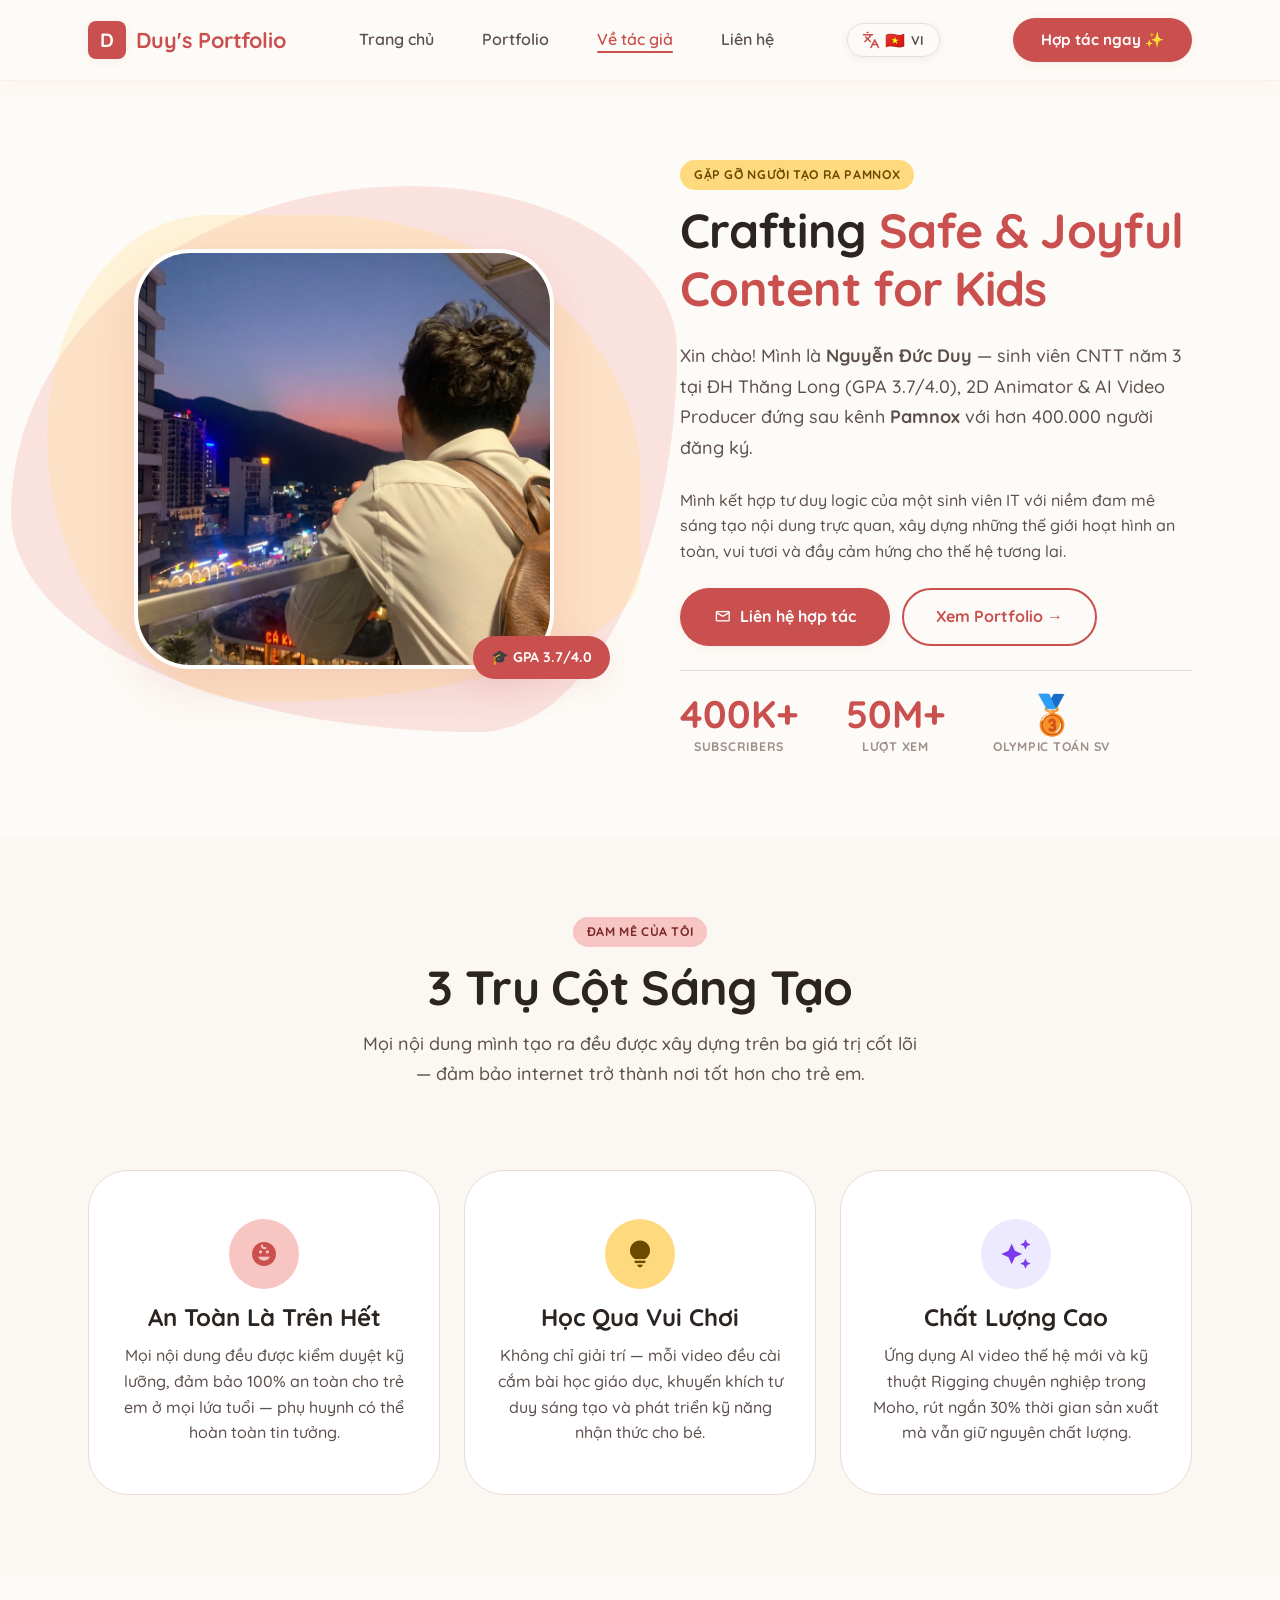
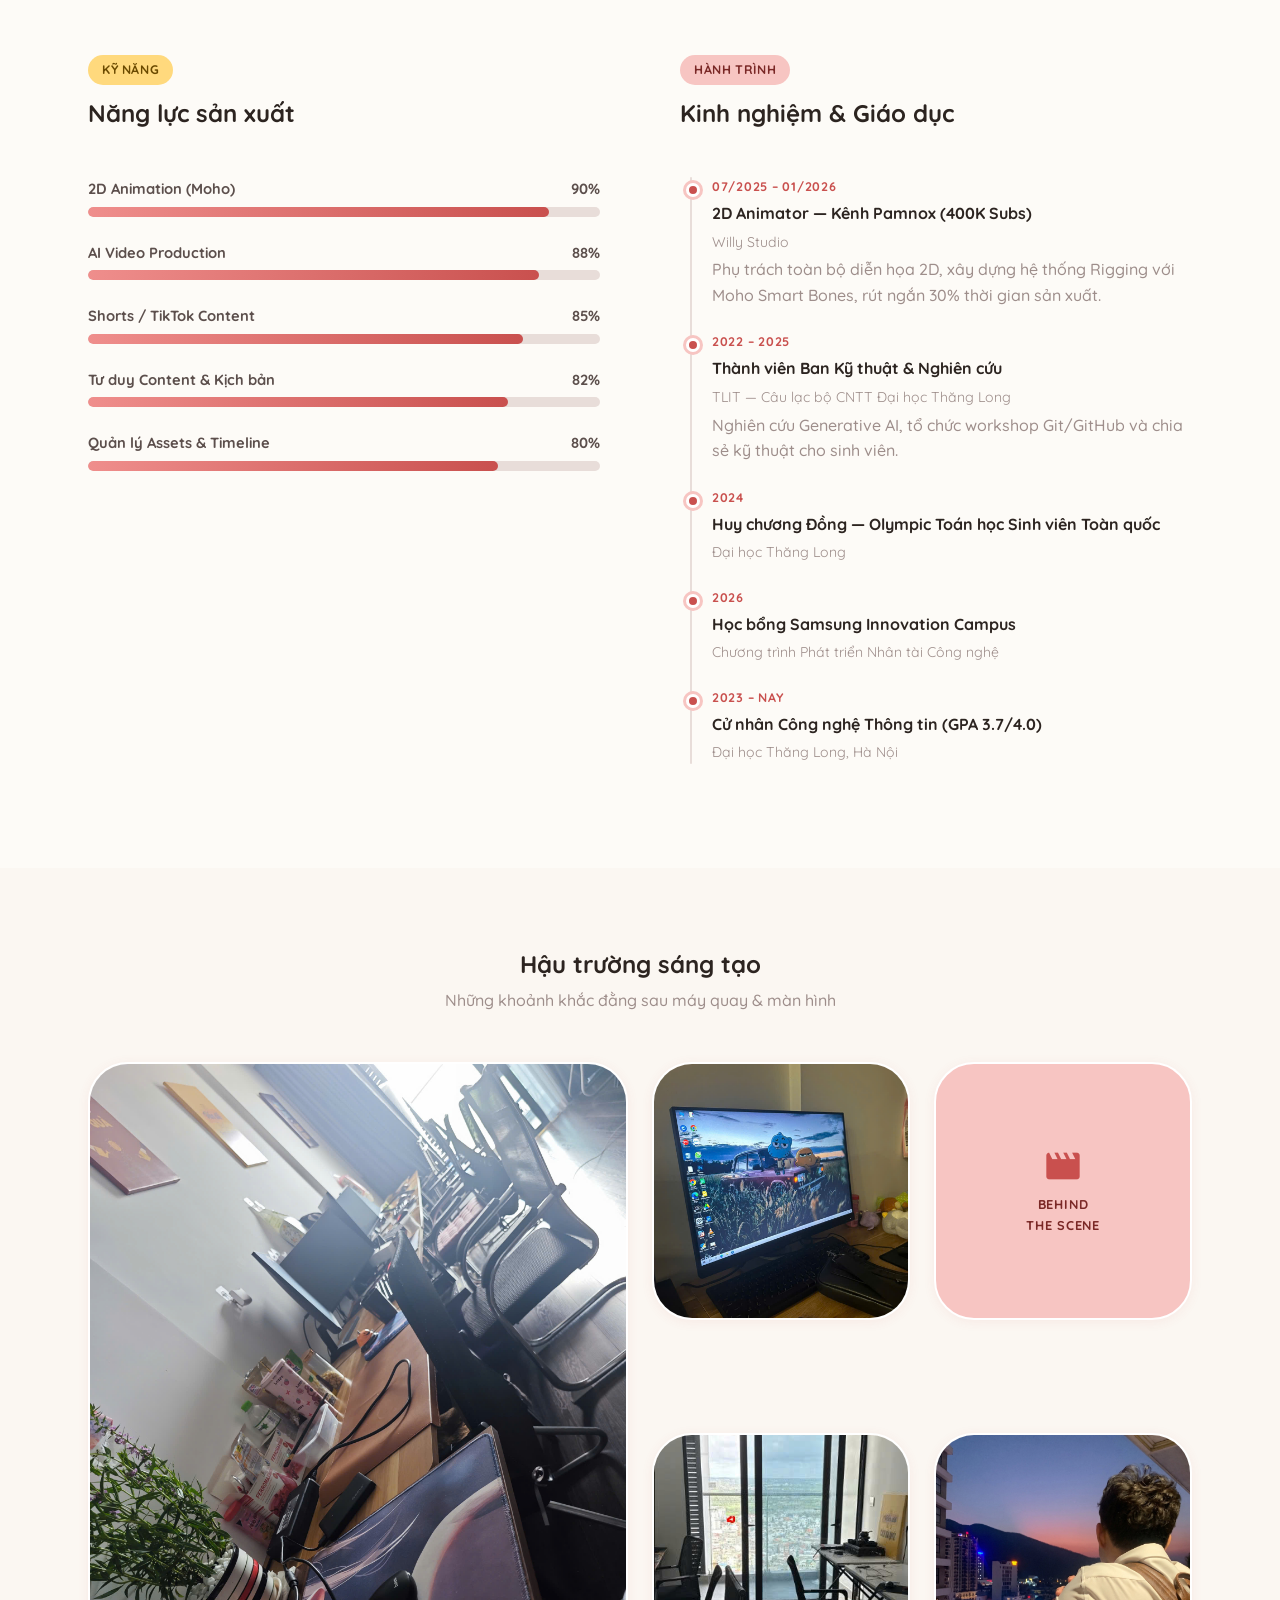
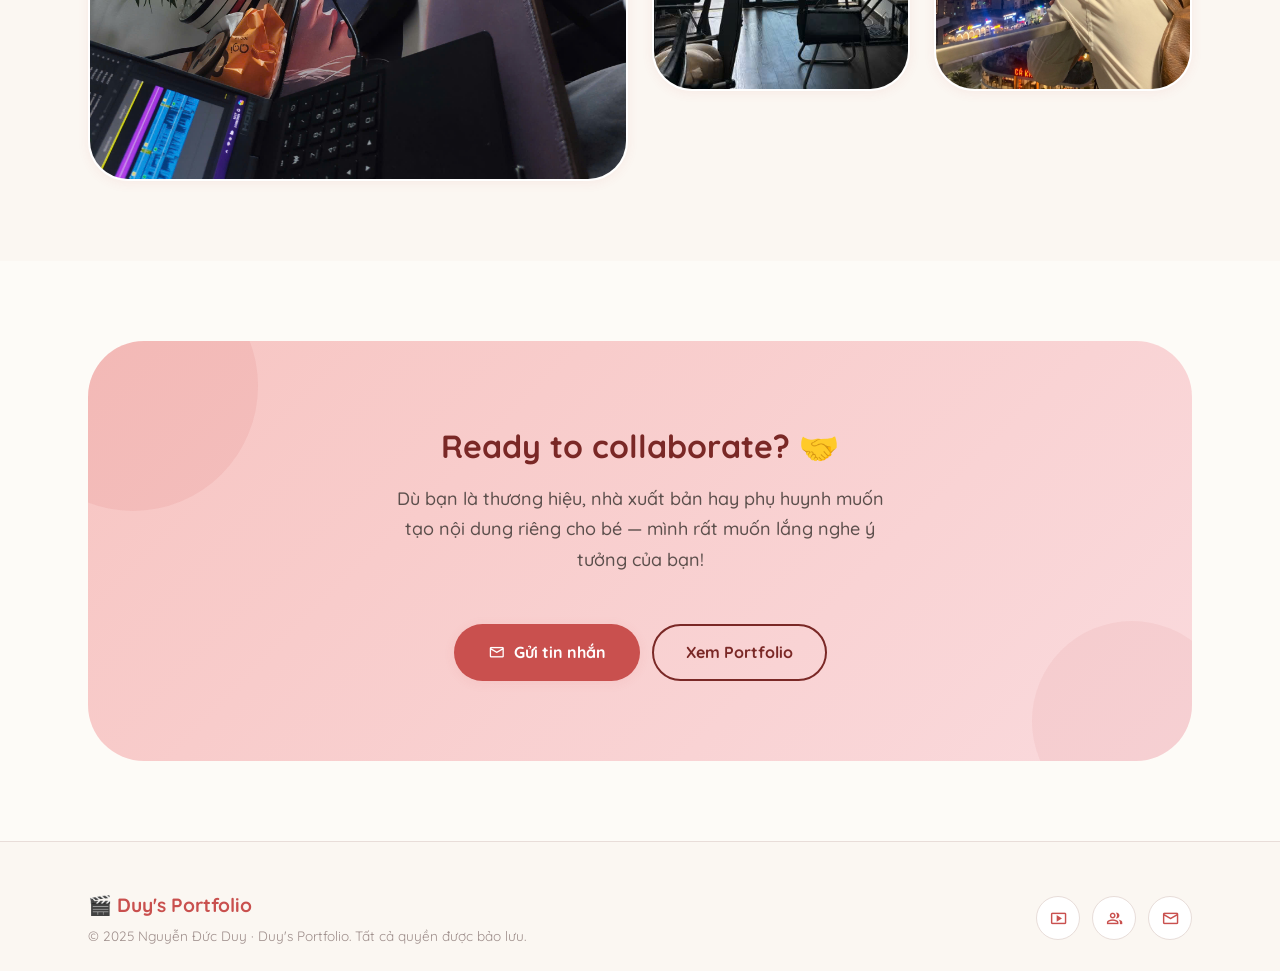
<file: about.html>
<!DOCTYPE html>
<html lang="vi">
<head>
  <meta charset="UTF-8"/>
  <meta name="viewport" content="width=device-width, initial-scale=1.0"/>
  <title>Về Tác Giả | Duy's Portfolio</title>
  <meta name="description" content="Nguyễn Đức Duy — 2D Animator & AI Video Producer, sinh viên CNTT năm 3 Đại học Thăng Long, chủ kênh YouTube Pamnox 400K+ Subscribers."/>
  <link rel="stylesheet" href="styles.css"/>
  <link rel="stylesheet" href="https://fonts.googleapis.com/css2?family=Material+Symbols+Outlined:wght,FILL@100..700,0..1&display=swap"/>
  <style>
    /* Hero bio */
    .bio-section { padding-top: calc(80px + var(--spacing-xl)); padding-bottom: var(--spacing-xl); }
    .bio-grid { display: grid; grid-template-columns: 1fr 1fr; gap: var(--spacing-xl); align-items: center; }
    @media (max-width: 768px) { .bio-grid { grid-template-columns: 1fr; gap: var(--spacing-lg); } .bio-photo-wrap { order: -1; } }

    /* Photo */
    .bio-photo-outer { position: relative; display: flex; justify-content: center; }
    .bio-photo-blob { position: absolute; inset: -15%; border-radius: 60% 40% 30% 70% / 60% 30% 70% 40%; animation: morph 9s ease-in-out infinite; background: var(--pink-cta); opacity: 0.45; z-index: 0; }
    .bio-photo-blob2 { position: absolute; inset: -8%; border-radius: 30% 60% 70% 40% / 50% 60% 30% 60%; animation: morph 11s ease-in-out infinite reverse; background: var(--yellow); opacity: 0.25; z-index: 0; }
    .bio-photo-frame { position: relative; z-index: 1; width: 100%; max-width: 420px; aspect-ratio: 1; border-radius: var(--radius-xl); overflow: hidden; border: 4px solid white; box-shadow: var(--shadow-lg); }
    .bio-photo-frame img { width: 100%; height: 100%; object-fit: cover; }
    .bio-badge-float { position: absolute; bottom: -10px; right: -10px; z-index: 2; background: var(--primary); color: white; padding: 10px 18px; border-radius: var(--radius-lg); font-weight: 700; font-size: 0.88rem; box-shadow: var(--shadow); }

    /* Text */
    .bio-tag { margin-bottom: var(--spacing-sm); }
    .bio-h1  { margin-bottom: var(--spacing-md); }
    .bio-h1 span { color: var(--primary); }
    .bio-desc { color: var(--text-mid); margin-bottom: var(--spacing-md); }
    .bio-stats { display: flex; gap: var(--spacing-lg); margin-top: var(--spacing-md); padding-top: var(--spacing-md); border-top: 1.5px solid var(--outline); flex-wrap: wrap; }

    /* Passion section */
    .passion-section { background: var(--bg-alt); }
    .passion-grid { display: grid; grid-template-columns: repeat(3, 1fr); gap: var(--gutter); }
    @media (max-width: 768px) { .passion-grid { grid-template-columns: 1fr; } }

    /* Gallery / BTS */
    .gallery-section { }
    .gallery-grid { display: grid; grid-template-columns: repeat(4, 1fr); grid-template-rows: auto auto; gap: var(--gutter); }
    .gallery-grid .g-wide { grid-column: span 2; grid-row: span 2; }
    .g-cell { border-radius: var(--radius-lg); overflow: hidden; border: 2.5px solid white; box-shadow: var(--shadow-sm); aspect-ratio: 1; transition: all var(--transition); }
    .g-cell:hover { transform: scale(1.03); box-shadow: var(--shadow); }
    .g-wide { aspect-ratio: auto; }
    .g-cell img, .g-wide img { width: 100%; height: 100%; object-fit: cover; display: block; }
    .g-icon-cell { background: var(--pink-cta); display: flex; flex-direction: column; align-items: center; justify-content: center; gap: 8px; padding: var(--spacing-md); text-align: center; }
    .g-icon-cell .material-symbols-outlined { font-size: 2.5rem; color: var(--primary); font-variation-settings: 'FILL' 1; }
    .g-icon-cell p { font-size: 0.8rem; font-weight: 700; letter-spacing: 0.06em; text-transform: uppercase; color: var(--pink-cta-text); }
    @media (max-width: 768px) { .gallery-grid { grid-template-columns: repeat(2,1fr); } .gallery-grid .g-wide { grid-column: span 2; grid-row: span 1; aspect-ratio: 16/9; } }
    @media (max-width: 480px) { .gallery-grid { grid-template-columns: 1fr; } .gallery-grid .g-wide { grid-column: auto; } }

    /* Skills */
    .skill-bar-wrap { margin-bottom: var(--spacing-md); }
    .skill-bar-label { display: flex; justify-content: space-between; margin-bottom: 6px; font-size: 0.92rem; font-weight: 700; color: var(--text-mid); }
    .skill-bar-bg { height: 10px; border-radius: var(--radius-full); background: var(--outline); overflow: hidden; }
    .skill-bar-fill { height: 100%; border-radius: var(--radius-full); background: linear-gradient(90deg, var(--primary-light), var(--primary)); transition: width 1.2s ease; }

    /* Timeline */
    .timeline { position: relative; padding-left: 32px; }
    .timeline::before { content: ''; position: absolute; left: 10px; top: 0; bottom: 0; width: 2px; background: var(--outline); border-radius: 2px; }
    .tl-item { position: relative; margin-bottom: var(--spacing-md); }
    .tl-item::before { content: ''; position: absolute; left: -26px; top: 6px; width: 14px; height: 14px; border-radius: 50%; background: var(--primary); border: 3px solid white; box-shadow: 0 0 0 3px var(--pink-cta); }
    .tl-date { font-size: 0.78rem; font-weight: 700; letter-spacing: 0.06em; text-transform: uppercase; color: var(--primary); margin-bottom: 4px; }
    .tl-title { font-weight: 700; font-size: 1rem; margin-bottom: 4px; }
    .tl-org  { font-size: 0.88rem; color: var(--text-light); }
  </style>
</head>
<body>

<nav class="nav">
  <div class="nav-inner">
    <a href="index.html" class="nav-logo">
      <div class="nav-logo-icon">D</div>
      <span data-vi="Duy's Portfolio" data-en="Duy's Portfolio">Duy's Portfolio</span>
    </a>
    <ul class="nav-links">
      <li><a href="index.html" data-vi="Trang chủ" data-en="Home">Trang chủ</a></li>
      <li><a href="portfolio.html" data-vi="Portfolio" data-en="Portfolio">Portfolio</a></li>
      <li><a href="about.html" class="active" data-vi="Về tác giả" data-en="About">Về tác giả</a></li>
      <li><a href="contact.html" data-vi="Liên hệ" data-en="Contact">Liên hệ</a></li>
    </ul>
    <a href="contact.html" class="nav-cta" data-vi="Hợp tác ngay ✨" data-en="Let's Collaborate ✨">Hợp tác ngay ✨</a>
    <button class="nav-hamburger" id="hamburger"><span></span><span></span><span></span></button>
  </div>
</nav>
<div class="nav-mobile" id="mobile-menu">
  <a href="index.html" data-vi="Trang chủ" data-en="Home">Trang chủ</a>
  <a href="portfolio.html" data-vi="Portfolio" data-en="Portfolio">Portfolio</a>
  <a href="about.html" class="active" data-vi="Về tác giả" data-en="About">Về tác giả</a>
  <a href="contact.html" data-vi="Liên hệ" data-en="Contact">Liên hệ</a>
  <a href="contact.html" class="btn btn-primary" style="text-align:center;margin-top:8px;" data-vi="Hợp tác ngay ✨" data-en="Let's Collaborate ✨">Hợp tác ngay ✨</a>
</div>

<main>

<!-- ── Bio Section ─────────────────────────────────────── -->
<section class="bio-section">
  <div class="container">
    <div class="bio-grid">
      <!-- Photo -->
      <div class="bio-photo-wrap">
        <div class="bio-photo-outer reveal">
          <div class="bio-photo-blob"></div>
          <div class="bio-photo-blob2"></div>
          <div class="bio-photo-frame">
            <img src="img/avt.jpg" alt="Nguyễn Đức Duy — Duy's Portfolio"/>
          </div>
          <div class="bio-badge-float">🎓 GPA 3.7/4.0</div>
        </div>
      </div>
      <!-- Text -->
      <div class="reveal">
        <span class="badge badge-yellow bio-tag" data-vi="Gặp gỡ người tạo ra Pamnox" data-en="Meet the Creator of Pamnox">Gặp gỡ người tạo ra Pamnox</span>
        <h1 class="display-lg bio-h1">Crafting <span>Safe &amp; Joyful</span><br/><span data-vi="Content for Kids" data-en="Content for Kids">Content for Kids</span></h1>
        <p class="body-lg bio-desc" data-vi="Xin chào! Mình là &lt;strong&gt;Nguyễn Đức Duy&lt;/strong&gt; — sinh viên CNTT năm 3 tại ĐH Thăng Long (GPA 3.7/4.0), 2D Animator &amp; AI Video Producer đứng sau kênh &lt;strong&gt;Pamnox&lt;/strong&gt; với hơn 400.000 người đăng ký." data-en="Hi! I'm &lt;strong&gt;Nguyen Duc Duy&lt;/strong&gt; — a 3rd-year IT student at Thang Long University (GPA 3.7/4.0), 2D Animator &amp; AI Video Producer behind the &lt;strong&gt;Pamnox&lt;/strong&gt; channel with 400K+ subscribers.">
          Xin chào! Mình là <strong>Nguyễn Đức Duy</strong> — sinh viên Công nghệ Thông tin năm 3 tại Đại học Thăng Long (GPA 3.7/4.0), đồng thời là <strong>2D Animator</strong> và <strong>AI Video Producer</strong> đứng sau kênh YouTube <strong>Pamnox</strong> với hơn 400.000 người đăng ký.
        </p>
        <p class="body-md" style="color:var(--text-mid);margin-bottom:var(--spacing-md);">
          Mình kết hợp tư duy logic của một sinh viên IT với niềm đam mê sáng tạo nội dung trực quan, xây dựng những thế giới hoạt hình an toàn, vui tươi và đầy cảm hứng cho thế hệ tương lai.
        </p>
        <div style="display:flex;gap:12px;flex-wrap:wrap;">
          <a href="contact.html" class="btn btn-primary">
            <span class="material-symbols-outlined" style="font-size:1.1rem;">mail</span> <span data-vi="Liên hệ hợp tác" data-en="Contact for Collaboration">Liên hệ hợp tác</span>
          </a>
          <a href="portfolio.html" class="btn btn-outline" data-vi="Xem Portfolio →" data-en="View Portfolio →">Xem Portfolio →</a>
        </div>
        <div class="bio-stats">
          <div class="stat-item">
            <div class="stat-number">400K+</div>
            <div class="stat-label" data-vi="Subscribers" data-en="Subscribers">Subscribers</div>
          </div>
          <div class="stat-item">
            <div class="stat-number">50M+</div>
            <div class="stat-label" data-vi="Lượt xem" data-en="Total Views">Lượt xem</div>
          </div>
          <div class="stat-item">
            <div class="stat-number">🥉</div>
            <div class="stat-label" data-vi="Olympic Toán SV" data-en="Math Olympiad">Olympic Toán SV</div>
          </div>
        </div>
      </div>
    </div>
  </div>
</section>

<!-- ── My Passion ──────────────────────────────────────── -->
<section class="passion-section section">
  <div class="container">
    <div style="text-align:center;margin-bottom:var(--spacing-xl);" class="reveal">
      <span class="badge badge-pink" style="margin-bottom:12px;" data-vi="Đam mê của tôi" data-en="My Passion">Đam mê của tôi</span>
      <h2 class="display-lg" style="margin-bottom:var(--spacing-sm);" data-vi="3 Trụ Cột Sáng Tạo" data-en="3 Creative Pillars">3 Trụ Cột Sáng Tạo</h2>
      <p class="body-lg" style="color:var(--text-mid);max-width:560px;margin:0 auto;" data-vi="Mọi nội dung mình tạo ra đều được xây dựng trên ba giá trị cốt lõi — đảm bảo internet trở thành nơi tốt hơn cho trẻ em." data-en="Every piece of content I create is built on three core values — making the internet a better place for children.">Mọi nội dung mình tạo ra đều được xây dựng trên ba giá trị cốt lõi — đảm bảo internet trở thành nơi tốt hơn cho trẻ em.</p>
    </div>
    <div class="passion-grid">
      <div class="passion-card reveal">
        <div class="passion-icon" style="background:var(--pink-cta);">
          <span class="material-symbols-outlined" style="color:var(--primary);font-variation-settings:'FILL' 1;font-size:2rem;">child_care</span>
        </div>
        <h3 class="headline-md" style="margin-bottom:10px;" data-vi="An Toàn Là Trên Hết" data-en="Safety First">An Toàn Là Trên Hết</h3>
        <p class="body-md" style="color:var(--text-mid);" data-vi="Mọi nội dung đều được kiểm duyệt kỹ lưỡng, đảm bảo 100% an toàn cho trẻ em ở mọi lứa tuổi — phụ huynh có thể hoàn toàn tin tưởng." data-en="All content is meticulously screened, ensuring 100% safety for children of all ages — parents can trust completely.">Mọi nội dung đều được kiểm duyệt kỹ lưỡng, đảm bảo 100% an toàn cho trẻ em ở mọi lứa tuổi — phụ huynh có thể hoàn toàn tin tưởng.</p>
      </div>
      <div class="passion-card reveal" style="transition-delay:0.1s;">
        <div class="passion-icon" style="background:var(--yellow);">
          <span class="material-symbols-outlined" style="color:var(--yellow-text);font-variation-settings:'FILL' 1;font-size:2rem;">lightbulb</span>
        </div>
        <h3 class="headline-md" style="margin-bottom:10px;" data-vi="Học Qua Vui Chơi" data-en="Active Learning">Học Qua Vui Chơi</h3>
        <p class="body-md" style="color:var(--text-mid);" data-vi="Không chỉ giải trí — mỗi video đều cài cắm bài học giáo dục, khuyến khích tư duy sáng tạo và phát triển kỹ năng nhận thức cho bé." data-en="Not just entertainment — every video embeds educational lessons, encouraging creative thinking and cognitive development.">Không chỉ giải trí — mỗi video đều cài cắm bài học giáo dục, khuyến khích tư duy sáng tạo và phát triển kỹ năng nhận thức cho bé.</p>
      </div>
      <div class="passion-card reveal" style="transition-delay:0.2s;">
        <div class="passion-icon" style="background:#EDE9FE;">
          <span class="material-symbols-outlined" style="color:#7C3AED;font-variation-settings:'FILL' 1;font-size:2rem;">auto_awesome</span>
        </div>
        <h3 class="headline-md" style="margin-bottom:10px;" data-vi="Chất Lượng Cao" data-en="Premium Quality">Chất Lượng Cao</h3>
        <p class="body-md" style="color:var(--text-mid);" data-vi="Ứng dụng AI video thế hệ mới và kỹ thuật Rigging chuyên nghiệp trong Moho, rút ngắn 30% thời gian sản xuất mà vẫn giữ nguyên chất lượng." data-en="Using next-gen AI video tools and professional Rigging in Moho, reducing production time by 30% while maintaining quality.">Ứng dụng AI video thế hệ mới và kỹ thuật Rigging chuyên nghiệp trong Moho, rút ngắn 30% thời gian sản xuất mà vẫn giữ nguyên chất lượng.</p>
      </div>
    </div>
  </div>
</section>

<!-- ── Skills + Timeline ────────────────────────────────── -->
<section class="section">
  <div class="container">
    <div style="display:grid;grid-template-columns:1fr 1fr;gap:var(--spacing-xl);align-items:start;" class="bio-grid">
      <!-- Skills -->
      <div class="reveal">
        <span class="badge badge-yellow" style="margin-bottom:var(--spacing-sm);" data-vi="Kỹ năng" data-en="Skills">Kỹ năng</span>
        <h2 class="headline-md" style="margin-bottom:var(--spacing-lg);" data-vi="Năng lực sản xuất" data-en="Production Skills">Năng lực sản xuất</h2>
        <div class="skill-bar-wrap">
          <div class="skill-bar-label"><span>2D Animation (Moho)</span><span>90%</span></div>
          <div class="skill-bar-bg"><div class="skill-bar-fill" data-width="90" style="width:0;"></div></div>
        </div>
        <div class="skill-bar-wrap">
          <div class="skill-bar-label"><span>AI Video Production</span><span>88%</span></div>
          <div class="skill-bar-bg"><div class="skill-bar-fill" data-width="88" style="width:0;"></div></div>
        </div>
        <div class="skill-bar-wrap">
          <div class="skill-bar-label"><span>Shorts / TikTok Content</span><span>85%</span></div>
          <div class="skill-bar-bg"><div class="skill-bar-fill" data-width="85" style="width:0;"></div></div>
        </div>
        <div class="skill-bar-wrap">
          <div class="skill-bar-label"><span>Tư duy Content &amp; Kịch bản</span><span>82%</span></div>
          <div class="skill-bar-bg"><div class="skill-bar-fill" data-width="82" style="width:0;"></div></div>
        </div>
        <div class="skill-bar-wrap">
          <div class="skill-bar-label"><span>Quản lý Assets &amp; Timeline</span><span>80%</span></div>
          <div class="skill-bar-bg"><div class="skill-bar-fill" data-width="80" style="width:0;"></div></div>
        </div>
      </div>
      <!-- Timeline -->
      <div class="reveal" style="transition-delay:0.1s;">
        <span class="badge badge-pink" style="margin-bottom:var(--spacing-sm);">Hành trình</span>
        <h2 class="headline-md" style="margin-bottom:var(--spacing-lg);" data-vi="Kinh nghiệm &amp; Giáo dục" data-en="Experience &amp; Education">Kinh nghiệm &amp; Giáo dục</h2>
        <div class="timeline">
          <div class="tl-item">
            <div class="tl-date">07/2025 – 01/2026</div>
            <div class="tl-title">2D Animator — Kênh Pamnox (400K Subs)</div>
            <div class="tl-org">Willy Studio</div>
            <p class="body-md" style="color:var(--text-light);margin-top:4px;">Phụ trách toàn bộ diễn họa 2D, xây dựng hệ thống Rigging với Moho Smart Bones, rút ngắn 30% thời gian sản xuất.</p>
          </div>
          <div class="tl-item">
            <div class="tl-date">2022 – 2025</div>
            <div class="tl-title">Thành viên Ban Kỹ thuật &amp; Nghiên cứu</div>
            <div class="tl-org">TLIT — Câu lạc bộ CNTT Đại học Thăng Long</div>
            <p class="body-md" style="color:var(--text-light);margin-top:4px;">Nghiên cứu Generative AI, tổ chức workshop Git/GitHub và chia sẻ kỹ thuật cho sinh viên.</p>
          </div>
          <div class="tl-item">
            <div class="tl-date">2024</div>
            <div class="tl-title">Huy chương Đồng — Olympic Toán học Sinh viên Toàn quốc</div>
            <div class="tl-org">Đại học Thăng Long</div>
          </div>
          <div class="tl-item">
            <div class="tl-date">2026</div>
            <div class="tl-title">Học bổng Samsung Innovation Campus</div>
            <div class="tl-org">Chương trình Phát triển Nhân tài Công nghệ</div>
          </div>
          <div class="tl-item">
            <div class="tl-date">2023 – Nay</div>
            <div class="tl-title">Cử nhân Công nghệ Thông tin (GPA 3.7/4.0)</div>
            <div class="tl-org">Đại học Thăng Long, Hà Nội</div>
          </div>
        </div>
      </div>
    </div>
  </div>
</section>

<!-- ── BTS Gallery ─────────────────────────────────────── -->
<section class="gallery-section section" style="background:var(--bg-alt);padding-top:var(--spacing-xl);padding-bottom:var(--spacing-xl);">
  <div class="container">
    <div style="text-align:center;margin-bottom:var(--spacing-lg);" class="reveal">
      <h2 class="headline-md" style="margin-bottom:8px;">Hậu trường sáng tạo</h2>
      <p class="body-md" style="color:var(--text-light);">Những khoảnh khắc đằng sau máy quay &amp; màn hình</p>
    </div>
    <div class="gallery-grid reveal">
      <div class="g-cell g-wide" style="aspect-ratio:auto;min-height:300px;">
        <img src="img/hau_truong_2.jpg" alt="Không gian làm việc của Duy's Portfolio"/>
      </div>
      <div class="g-cell"><img src="img/hau_truong_1.jpg" alt="Màn hình sáng tác hoạt hình"/></div>
      <div class="g-cell g-icon-cell" aria-hidden="true">
        <span class="material-symbols-outlined">movie_creation</span>
        <p>Behind<br/>The Scene</p>
      </div>
      <div class="g-cell"><img src="img/hau_truong_3.jpg" alt="Góc view từ studio"/></div>
      <div class="g-cell"><img src="img/avt.jpg" alt="Nguyễn Đức Duy tác giả"/></div>
    </div>
  </div>
</section>

<!-- ── CTA Collaborate ─────────────────────────────────── -->
<section class="section">
  <div class="container">
    <div style="background:linear-gradient(135deg,var(--pink-cta) 0%,#FADADD 100%);border-radius:var(--radius-xl);padding:var(--spacing-xl);text-align:center;position:relative;overflow:hidden;" class="reveal">
      <div style="position:absolute;width:250px;height:250px;background:rgba(201,80,78,0.1);border-radius:50%;top:-80px;left:-80px;"></div>
      <div style="position:absolute;width:200px;height:200px;background:rgba(201,80,78,0.07);border-radius:50%;bottom:-60px;right:-40px;"></div>
      <div style="position:relative;z-index:1;">
        <h2 style="font-size:2rem;font-weight:700;color:var(--pink-cta-text);margin-bottom:var(--spacing-sm);" data-vi="Ready to collaborate? 🤝" data-en="Ready to collaborate? 🤝">Ready to collaborate? 🤝</h2>
        <p class="body-lg" style="color:var(--text-mid);max-width:520px;margin:0 auto var(--spacing-lg);" data-vi="Dù bạn là thương hiệu, nhà xuất bản hay phụ huynh muốn tạo nội dung riêng cho bé — mình rất muốn lắng nghe ý tưởng của bạn!" data-en="Whether you're a brand, publisher, or parent wanting custom content for your child — I'd love to hear your ideas!">Dù bạn là thương hiệu, nhà xuất bản hay phụ huynh muốn tạo nội dung riêng cho bé — mình rất muốn lắng nghe ý tưởng của bạn!</p>
        <div style="display:flex;gap:12px;justify-content:center;flex-wrap:wrap;">
          <a href="contact.html" class="btn btn-primary">
            <span class="material-symbols-outlined" style="font-size:1.1rem;">mail</span>
            <span data-vi="Gửi tin nhắn" data-en="Send a Message">Gửi tin nhắn</span>
          </a>
          <a href="portfolio.html" class="btn btn-outline" style="border-color:var(--pink-cta-text);color:var(--pink-cta-text);" data-vi="Xem Portfolio" data-en="View Portfolio">Xem Portfolio</a>
        </div>
      </div>
    </div>
  </div>
</section>

</main>

<footer class="footer">
  <div class="footer-inner">
    <div>
      <div class="footer-logo">🎬 <span data-vi="Duy's Portfolio" data-en="Duy's Portfolio">Duy's Portfolio</span></div>
      <div class="footer-copy" data-vi="© 2025 Nguyễn Đức Duy · Duy's Portfolio. Tất cả quyền được bảo lưu." data-en="© 2025 Nguyen Duc Duy · Duy's Portfolio. All rights reserved.">© 2025 Nguyễn Đức Duy · Duy's Portfolio. Tất cả quyền được bảo lưu.</div>
    </div>
    <div class="social-icons">
      <a href="https://youtube.com/@pamnox" target="_blank" class="social-icon" title="YouTube"><span class="material-symbols-outlined" style="font-size:1.2rem;">smart_display</span></a>
      <a href="https://www.facebook.com/Duy.beu.50" target="_blank" class="social-icon" title="Facebook"><span class="material-symbols-outlined" style="font-size:1.2rem;">group</span></a>
      <a href="mailto:duy83310@gmail.com" class="social-icon" title="Email"><span class="material-symbols-outlined" style="font-size:1.2rem;">mail</span></a>
    </div>
  </div>
</footer>

<script>
  document.getElementById('hamburger').addEventListener('click', () => {
    document.getElementById('mobile-menu').classList.toggle('open');
  });

  // Scroll reveal + skill bars
  const obs = new IntersectionObserver(entries => {
    entries.forEach(e => {
      if (e.isIntersecting) {
        e.target.classList.add('visible');
        // animate skill bars inside this element
        e.target.querySelectorAll('.skill-bar-fill').forEach(bar => {
          bar.style.width = bar.dataset.width + '%';
        });
        obs.unobserve(e.target);
      }
    });
  }, { threshold: 0.15 });
  document.querySelectorAll('.reveal').forEach(r => obs.observe(r));

  // Sticky nav hide on scroll down
  let lastY = 0;
  window.addEventListener('scroll', () => {
    const nav = document.querySelector('.nav');
    const y = window.scrollY;
    nav.style.transition = 'transform 0.35s ease';
    nav.style.transform = (y > lastY && y > 80) ? 'translateY(-100%)' : 'translateY(0)';
    lastY = y;
  });
</script>
<script src="lang.js"></script>
</body>
</html>
</file>
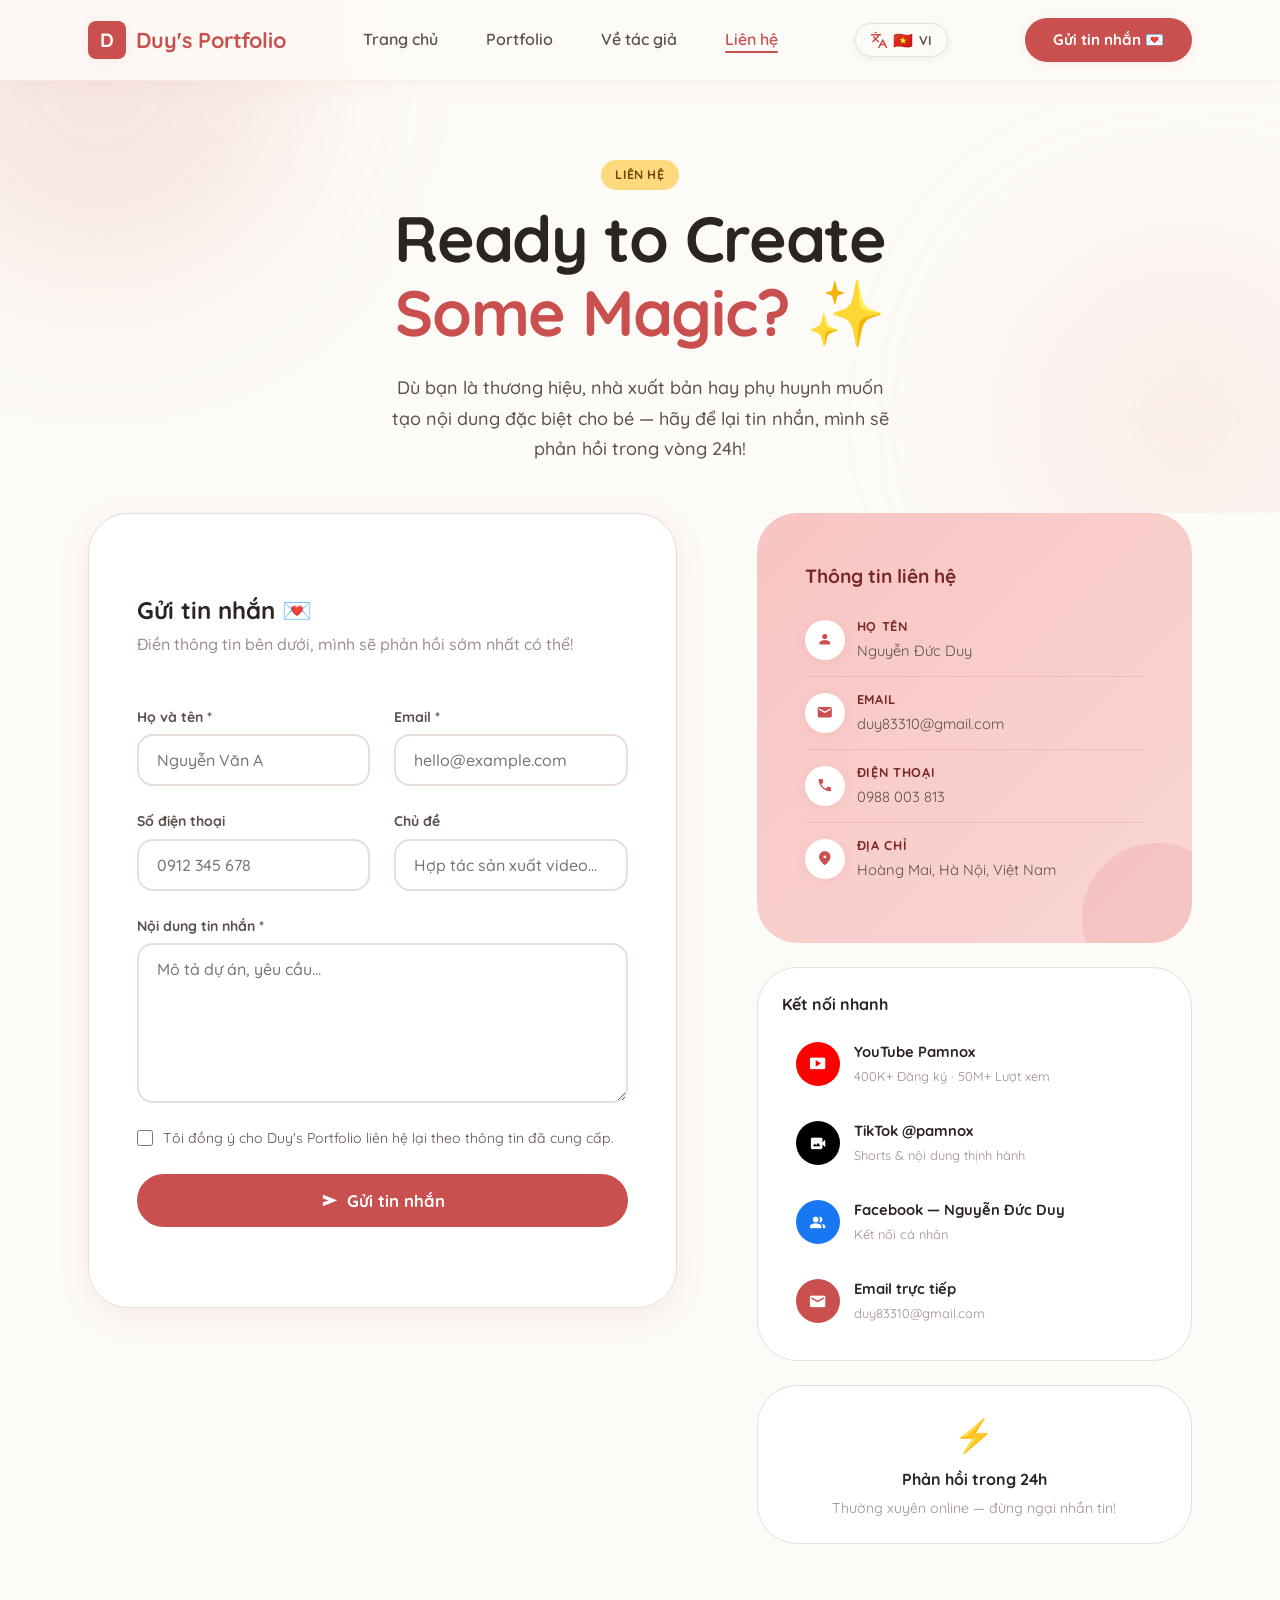
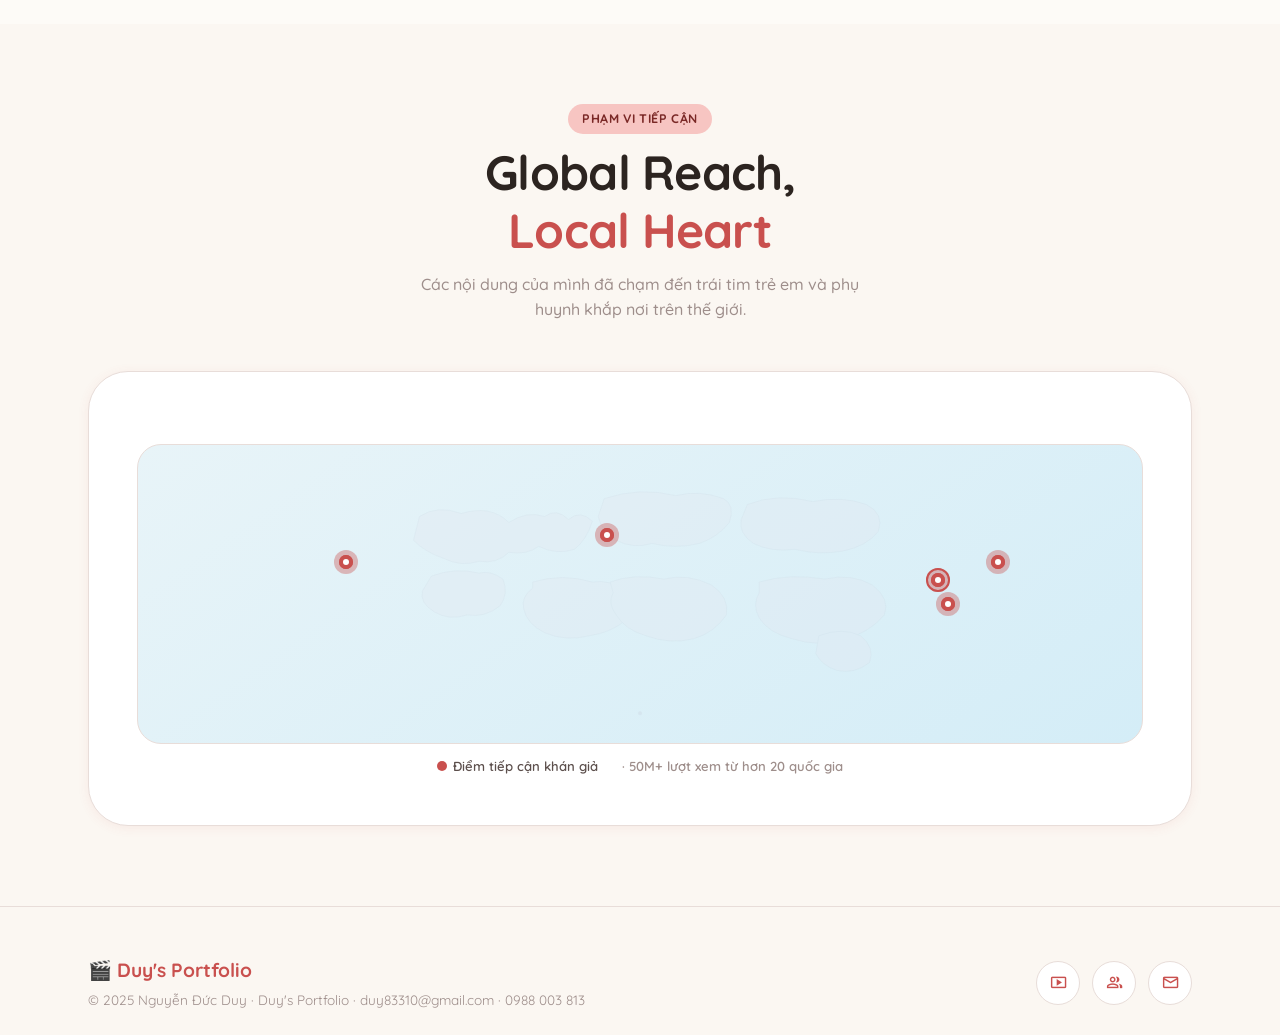
<file: contact.html>
﻿<!DOCTYPE html>
<html lang="vi">
<head>
  <meta charset="UTF-8"/>
  <meta name="viewport" content="width=device-width, initial-scale=1.0"/>
  <title>Liên Hệ | Duy's Portfolio</title>
  <meta name="description" content="Liên hệ Duy's Portfolio — Nguyễn Đức Duy, 2D Animator & AI Video Producer. Sẵn sàng hợp tác tạo nội dung thiếu nhi chất lượng cao."/>
  <link rel="stylesheet" href="styles.css"/>
  <link rel="stylesheet" href="https://fonts.googleapis.com/css2?family=Material+Symbols+Outlined:wght,FILL@100..700,0..1&display=swap"/>
  <style>
    /* Page header */
    .contact-header { padding-top: calc(80px + var(--spacing-xl)); padding-bottom: var(--spacing-lg); text-align: center; position: relative; overflow: hidden; }
    .contact-header h1 { max-width: 700px; margin: var(--spacing-sm) auto var(--spacing-md); }
    .contact-header p  { max-width: 520px; margin: 0 auto; color: var(--text-mid); }

    /* Main layout */
    .contact-main { display: grid; grid-template-columns: 1.15fr 0.85fr; gap: var(--spacing-xl); align-items: start; }
    @media (max-width: 900px) { .contact-main { grid-template-columns: 1fr; } .contact-sidebar { order: -1; } }

    /* Form card */
    .form-card { background: var(--surface); border-radius: var(--radius-lg); padding: var(--spacing-xl) var(--spacing-lg); border: 1.5px solid var(--outline); box-shadow: var(--shadow); }
    .form-grid-2 { display: grid; grid-template-columns: 1fr 1fr; gap: var(--gutter); }
    @media (max-width: 560px) { .form-grid-2 { grid-template-columns: 1fr; } }
    .form-submit { width: 100%; padding: 16px; background: var(--primary); color: white; border-radius: var(--radius-full); font-family: var(--font-main); font-weight: 700; font-size: 1.05rem; cursor: pointer; border: none; transition: all var(--transition); display: flex; align-items: center; justify-content: center; gap: 8px; margin-top: var(--spacing-sm); }
    .form-submit:hover { background: var(--primary-dark); transform: scale(1.02) translateY(-2px); box-shadow: var(--shadow); }
    .form-submit:active { transform: translateY(1px) scale(0.99); }

    /* Sidebar */
    .contact-info-card { background: linear-gradient(135deg, var(--pink-cta) 0%, #F9D6D4 100%); border-radius: var(--radius-lg); padding: var(--spacing-lg); margin-bottom: var(--spacing-md); position: relative; overflow: hidden; }
    .contact-info-card .deco { position: absolute; width: 150px; height: 150px; background: rgba(201,80,78,0.12); border-radius: 50%; bottom: -50px; right: -40px; }
    .contact-info-card h3 { font-size: 1.2rem; font-weight: 700; color: var(--pink-cta-text); margin-bottom: var(--spacing-sm); position: relative; z-index: 1; }
    .contact-detail { display: flex; align-items: center; gap: 12px; padding: 12px 0; border-bottom: 1px solid rgba(201,80,78,0.15); position: relative; z-index: 1; }
    .contact-detail:last-child { border-bottom: none; }
    .contact-detail-icon { width: 40px; height: 40px; border-radius: 50%; background: white; display: flex; align-items: center; justify-content: center; flex-shrink: 0; box-shadow: var(--shadow-sm); }
    .contact-detail-icon .material-symbols-outlined { font-size: 1.1rem; color: var(--primary); font-variation-settings: 'FILL' 1; }
    .contact-detail-text strong { display: block; font-size: 0.8rem; font-weight: 700; color: var(--pink-cta-text); text-transform: uppercase; letter-spacing: 0.05em; margin-bottom: 2px; }
    .contact-detail-text span { font-size: 0.92rem; color: var(--text-mid); }

    /* Social card */
    .social-card { background: var(--surface); border-radius: var(--radius-lg); padding: var(--spacing-md); border: 1.5px solid var(--outline); margin-bottom: var(--spacing-md); }
    .social-card h4 { font-weight: 700; margin-bottom: var(--spacing-sm); }
    .social-list { display: flex; flex-direction: column; gap: 10px; }
    .social-row { display: flex; align-items: center; gap: 14px; padding: 10px 14px; border-radius: var(--radius); transition: all 0.2s; cursor: pointer; text-decoration: none; color: inherit; }
    .social-row:hover { background: var(--bg-alt); transform: translateX(4px); }
    .social-row-icon { width: 44px; height: 44px; border-radius: 50%; display: flex; align-items: center; justify-content: center; flex-shrink: 0; }
    .social-row-icon.yt  { background: #FF0000; }
    .social-row-icon.tt  { background: #000000; }
    .social-row-icon.fb  { background: #1877F2; }
    .social-row-icon.mail{ background: var(--primary); }
    .social-row-icon .material-symbols-outlined { color: white; font-size: 1.2rem; font-variation-settings: 'FILL' 1; }
    .social-row-info strong { display: block; font-size: 0.92rem; font-weight: 700; }
    .social-row-info span { font-size: 0.8rem; color: var(--text-light); }

    /* Map section */
    .map-section { background: var(--bg-alt); }
    .map-card { background: var(--surface); border-radius: var(--radius-lg); padding: var(--spacing-lg); border: 1.5px solid var(--outline); box-shadow: var(--shadow-sm); }
    .map-container { position: relative; height: 300px; background: linear-gradient(145deg, #E8F4F8 0%, #D4EDF7 100%); border-radius: var(--radius-md); overflow: hidden; margin: var(--spacing-md) 0 var(--spacing-sm); border: 1.5px solid var(--outline); }
    /* Simple SVG world map paths */
    .map-svg { width: 100%; height: 100%; opacity: 0.35; }
    /* Pins */
    .pin-ha-noi  { top: 43%; left: 79%; }
    .pin-hcm     { top: 51%; left: 80%; }
    .pin-usa     { top: 37%; left: 20%; }
    .pin-uk      { top: 28%; left: 46%; }
    .pin-japan   { top: 37%; left: 85%; }
    .pin-tooltip { display: none; position: absolute; background: white; color: var(--text-dark); padding: 6px 12px; border-radius: var(--radius); font-size: 0.78rem; font-weight: 700; box-shadow: var(--shadow); white-space: nowrap; bottom: calc(100% + 8px); left: 50%; transform: translateX(-50%); pointer-events: none; z-index: 10; }
    .map-pin:hover .pin-tooltip { display: block; }
    .map-pin { position: absolute; }
    .map-dot { width: 14px; height: 14px; border-radius: 50%; background: var(--primary); box-shadow: 0 0 0 5px rgba(201,80,78,0.22); cursor: pointer; transition: transform 0.3s; }
    .map-dot:hover { transform: scale(1.5); }
    @keyframes ripple { 0% { transform: scale(1); opacity: 0.5; } 100% { transform: scale(2.5); opacity: 0; } }
    .map-ripple { position: absolute; inset: -5px; border-radius: 50%; border: 2px solid var(--primary); animation: ripple 2s linear infinite; pointer-events: none; }
    .map-legend { display: flex; gap: var(--spacing-md); flex-wrap: wrap; justify-content: center; }
    .map-legend-item { display: flex; align-items: center; gap: 6px; font-size: 0.82rem; font-weight: 600; color: var(--text-mid); }
    .map-legend-dot { width: 10px; height: 10px; border-radius: 50%; background: var(--primary); }

    /* Success message */
    .success-msg { display: none; background: #D1FAE5; border: 1.5px solid #6EE7B7; color: #065F46; padding: 14px 18px; border-radius: var(--radius); font-weight: 600; text-align: center; margin-top: var(--spacing-sm); }
    .success-msg.show { display: block; }
  </style>
</head>
<body>

<nav class="nav">
  <div class="nav-inner">
    <a href="index.html" class="nav-logo">
      <div class="nav-logo-icon">D</div>
      <span data-vi="Duy's Portfolio" data-en="Duy's Portfolio">Duy's Portfolio</span>
    </a>
    <ul class="nav-links">
      <li><a href="index.html" data-vi="Trang chủ" data-en="Home">Trang chủ</a></li>
      <li><a href="portfolio.html" data-vi="Portfolio" data-en="Portfolio">Portfolio</a></li>
      <li><a href="about.html" data-vi="Về tác giả" data-en="About">Về tác giả</a></li>
      <li><a href="contact.html" class="active" data-vi="Liên hệ" data-en="Contact">Liên hệ</a></li>
    </ul>
    <a href="#contact-form" class="nav-cta" data-vi="Gửi tin nhắn 💌" data-en="Send a Message 💌">Gửi tin nhắn 💌</a>
    <button class="nav-hamburger" id="hamburger"><span></span><span></span><span></span></button>
  </div>
</nav>
<div class="nav-mobile" id="mobile-menu">
  <a href="index.html" data-vi="Trang chủ" data-en="Home">Trang chủ</a>
  <a href="portfolio.html" data-vi="Portfolio" data-en="Portfolio">Portfolio</a>
  <a href="about.html" data-vi="Về tác giả" data-en="About">Về tác giả</a>
  <a href="contact.html" class="active" data-vi="Liên hệ" data-en="Contact">Liên hệ</a>
</div>

<main>

<!-- ── Header ─────────────────────────────────────────── -->
<section class="contact-header">
  <div class="blob blob-coral" style="width:400px;height:400px;top:-120px;left:-100px;z-index:0;"></div>
  <div class="blob blob-pink"  style="width:350px;height:350px;bottom:-80px;right:-80px;z-index:0;"></div>
  <div class="container" style="position:relative;z-index:1;">
    <span class="badge badge-yellow fade-up">Liên hệ</span>
    <h1 class="display-xl fade-up fade-up-1" data-vi="Ready to Create&lt;br/&gt;&lt;span style='color:var(--primary);'&gt;Some Magic? ✨&lt;/span&gt;" data-en="Ready to Create&lt;br/&gt;&lt;span style='color:var(--primary);'&gt;Some Magic? ✨&lt;/span&gt;">Ready to Create<br/><span style="color:var(--primary);">Some Magic? ✨</span></h1>
    <p class="body-lg fade-up fade-up-2" data-vi="Dù bạn là thương hiệu, nhà xuất bản hay phụ huynh muốn tạo nội dung đặc biệt cho bé — hãy để lại tin nhắn, mình sẽ phản hồi trong vòng 24h!" data-en="Whether you're a brand, publisher or parent wanting to create special content for your child — drop a message, I'll respond within 24 hours!">Dù bạn là thương hiệu, nhà xuất bản hay phụ huynh muốn tạo nội dung đặc biệt cho bé — hãy để lại tin nhắn, mình sẽ phản hồi trong vòng 24h!</p>
  </div>
</section>

<!-- ── Contact Form + Sidebar ──────────────────────────── -->
<section class="section" style="padding-top:0;">
  <div class="container">
    <div class="contact-main">

      <!-- Form -->
      <div class="reveal" id="contact-form">
        <div class="form-card">
          <h2 class="headline-md" style="margin-bottom:6px;" data-vi="Gửi tin nhắn 💌" data-en="Send a Message 💌">Gửi tin nhắn 💌</h2>
          <p class="body-md" style="color:var(--text-light);margin-bottom:var(--spacing-lg);" data-vi="Điền thông tin bên dưới, mình sẽ phản hồi sớm nhất có thể!" data-en="Fill in the details below and I'll get back to you as soon as possible!">Điền thông tin bên dưới, mình sẽ phản hồi sớm nhất có thể!</p>
          <form id="the-form" novalidate>
            <div class="form-grid-2" style="margin-bottom:var(--gutter);">
              <div class="form-group">
                <label class="form-label" for="fname" data-vi="Họ và tên *" data-en="Full name *">Họ và tên *</label>
                <input class="form-input" type="text" id="fname" name="fname" data-ph-vi="Nguyễn Văn A" data-ph-en="John Smith" placeholder="Nguyễn Văn A" required/>
              </div>
              <div class="form-group">
                <label class="form-label" for="email" data-vi="Email *" data-en="Email *">Email *</label>
                <input class="form-input" type="email" id="email" name="email" data-ph-vi="hello@example.com" data-ph-en="hello@example.com" placeholder="hello@example.com" required/>
              </div>
            </div>
            <div class="form-grid-2" style="margin-bottom:var(--gutter);">
              <div class="form-group">
                <label class="form-label" for="phone" data-vi="Số điện thoại" data-en="Phone number">Số điện thoại</label>
                <input class="form-input" type="tel" id="phone" name="phone" data-ph-vi="0912 345 678" data-ph-en="+1 234 567 890" placeholder="0912 345 678"/>
              </div>
              <div class="form-group">
                <label class="form-label" for="subject" data-vi="Chủ đề" data-en="Subject">Chủ đề</label>
                <input class="form-input" type="text" id="subject" name="subject" data-ph-vi="Hợp tác sản xuất video..." data-ph-en="Video production collaboration..." placeholder="Hợp tác sản xuất video..."/>
              </div>
            </div>
            <div class="form-group" style="margin-bottom:var(--gutter);">
              <label class="form-label" for="message" data-vi="Nội dung tin nhắn *" data-en="Message *">Nội dung tin nhắn *</label>
              <textarea class="form-textarea" id="message" name="message" data-ph-vi="Mô tả dự án, yêu cầu..." data-ph-en="Describe your project, requirements..." placeholder="Mô tả dự án, yêu cầu, hoặc bất kỳ ý tưởng nào bạn muốn chia sẻ..." required style="min-height:160px;"></textarea>
            </div>
            <!-- Checkbox -->
            <div style="display:flex;align-items:flex-start;gap:10px;margin-bottom:var(--spacing-md);">
              <input type="checkbox" id="agree" name="agree" style="margin-top:3px;accent-color:var(--primary);width:16px;height:16px;flex-shrink:0;" required/>
              <label for="agree" style="font-size:0.88rem;color:var(--text-mid);cursor:pointer;" data-vi="Tôi đồng ý cho Duy's Portfolio liên hệ lại theo thông tin đã cung cấp." data-en="I agree to allow Duy's Portfolio to contact me using the information provided.">Tôi đồng ý cho Duy's Portfolio liên hệ lại theo thông tin đã cung cấp.</label>
            </div>
            <button type="submit" class="form-submit" id="submit-btn">
              <span class="material-symbols-outlined" style="font-size:1.2rem;font-variation-settings:'FILL' 1;">send</span>
              <span data-vi="Gửi tin nhắn" data-en="Send Message">Gửi tin nhắn</span>
            </button>
            <div class="success-msg" id="success-msg" data-vi="🎉 Cảm ơn bạn! Mình sẽ phản hồi trong vòng 24h. Hẹn gặp lại!" data-en="🎉 Thank you! I'll get back to you within 24 hours. Talk soon!">
              🎉 Cảm ơn bạn! Mình sẽ phản hồi trong vòng 24h. Hẹn gặp lại!
            </div>
          </form>
        </div>
      </div>

      <!-- Sidebar -->
      <div class="contact-sidebar reveal" style="transition-delay:0.12s;">

        <!-- Contact info -->
        <div class="contact-info-card">
          <div class="deco"></div>
          <h3 data-vi="Thông tin liên hệ" data-en="Contact Information">Thông tin liên hệ</h3>
          <div class="contact-detail">
            <div class="contact-detail-icon"><span class="material-symbols-outlined">person</span></div>
            <div class="contact-detail-text">
              <strong data-vi="Họ tên" data-en="Full name">Họ tên</strong>
              <span>Nguyễn Đức Duy</span>
            </div>
          </div>
          <div class="contact-detail">
            <div class="contact-detail-icon"><span class="material-symbols-outlined">mail</span></div>
            <div class="contact-detail-text">
              <strong>Email</strong>
              <span>duy83310@gmail.com</span>
            </div>
          </div>
          <div class="contact-detail">
            <div class="contact-detail-icon"><span class="material-symbols-outlined">call</span></div>
            <div class="contact-detail-text">
              <strong data-vi="Điện thoại" data-en="Phone number">Điện thoại</strong>
              <span>0988 003 813</span>
            </div>
          </div>
          <div class="contact-detail">
            <div class="contact-detail-icon"><span class="material-symbols-outlined">location_on</span></div>
            <div class="contact-detail-text">
              <strong data-vi="Địa chỉ" data-en="Address">Địa chỉ</strong>
              <span>Hoàng Mai, Hà Nội, Việt Nam</span>
            </div>
          </div>
        </div>

        <!-- Social quick links -->
        <div class="social-card">
          <h4 data-vi="Kết nối nhanh" data-en="Quick Links">Kết nối nhanh</h4>
          <div class="social-list">
            <a href="https://youtube.com/@pamnox" target="_blank" class="social-row">
              <div class="social-row-icon yt"><span class="material-symbols-outlined">smart_display</span></div>
              <div class="social-row-info">
                <strong>YouTube Pamnox</strong>
                <span data-vi="400K+ Đăng ký · 50M+ Lượt xem" data-en="400K+ Subscribers · 50M+ Views">400K+ Subscribers · 50M+ Views</span>
              </div>
            </a>
            <a href="#" class="social-row">
              <div class="social-row-icon tt"><span class="material-symbols-outlined">video_camera_back</span></div>
              <div class="social-row-info">
                <strong>TikTok @pamnox</strong>
                <span data-vi="Shorts &amp; nội dung thịnh hành" data-en="Shorts &amp; trending content">Shorts &amp; trending content</span>
              </div>
            </a>
            <a href="https://www.facebook.com/Duy.beu.50" target="_blank" class="social-row">
              <div class="social-row-icon fb"><span class="material-symbols-outlined">group</span></div>
              <div class="social-row-info">
                <strong>Facebook — Nguyễn Đức Duy</strong>
                <span data-vi="Kết nối cá nhân" data-en="Personal connection">Kết nối cá nhân</span>
              </div>
            </a>
            <a href="mailto:duy83310@gmail.com" class="social-row">
              <div class="social-row-icon mail"><span class="material-symbols-outlined">mail</span></div>
              <div class="social-row-info">
                <strong data-vi="Email trực tiếp" data-en="Direct Email">Email trực tiếp</strong>
                <span>duy83310@gmail.com</span>
              </div>
            </a>
          </div>
        </div>

        <!-- Response time -->
        <div style="background:var(--surface);border-radius:var(--radius-lg);padding:var(--spacing-md);border:1.5px solid var(--outline);text-align:center;">
          <div style="font-size:2rem;margin-bottom:6px;">⚡</div>
          <div style="font-weight:700;margin-bottom:4px;" data-vi="Phản hồi trong 24h" data-en="Response within 24h">Phản hồi trong 24h</div>
          <div style="font-size:0.88rem;color:var(--text-light);" data-vi="Thường xuyên online — đừng ngại nhắn tin!" data-en="Always online — don't hesitate to reach out!">Thường xuyên online — đừng ngại nhắn tin!</div>
        </div>

      </div>
    </div>
  </div>
</section>

<!-- ── Global Reach ────────────────────────────────────── -->
<section class="map-section section">
  <div class="container">
    <div style="text-align:center;margin-bottom:var(--spacing-lg);" class="reveal">
      <span class="badge badge-pink" style="margin-bottom:10px;" data-vi="Phạm vi tiếp cận" data-en="Global Reach">Phạm vi tiếp cận</span>
      <h2 class="display-lg" style="margin-bottom:var(--spacing-sm);" data-vi="Global Reach,&lt;br/&gt;&lt;span style='color:var(--primary);'&gt;Local Heart&lt;/span&gt;" data-en="Global Reach,&lt;br/&gt;&lt;span style='color:var(--primary);'&gt;Local Heart&lt;/span&gt;">Global Reach,<br/><span style="color:var(--primary);">Local Heart</span></h2>
      <p class="body-md" style="color:var(--text-light);max-width:480px;margin:0 auto;" data-vi="Các nội dung của mình đã chạm đến trái tim trẻ em và phụ huynh khắp nơi trên thế giới." data-en="My content has touched the hearts of children and parents all around the world.">Các nội dung của mình đã chạm đến trái tim trẻ em và phụ huynh khắp nơi trên thế giới.</p>
    </div>
    <div class="map-card reveal">
      <div class="map-container" id="map-container">
        <!-- SVG world map (simplified) -->
        <svg class="map-svg" viewBox="0 0 1000 500" xmlns="http://www.w3.org/2000/svg" fill="none" stroke="#CBD5E1" stroke-width="1">
          <!-- Simplified continent outlines -->
          <path d="M130,120 Q160,100 200,115 Q250,100 280,130 Q310,110 340,120 Q360,105 380,125 Q400,108 420,128 Q410,160 390,175 Q360,185 330,170 Q310,185 280,180 Q260,200 230,195 Q200,205 170,190 Q140,180 120,160 Z" fill="#E2E8F0"/>
          <path d="M440,90 Q500,70 560,85 Q600,75 640,90 Q660,100 650,130 Q630,155 600,165 Q560,175 520,165 Q490,175 460,160 Q435,145 430,120 Z" fill="#E2E8F0"/>
          <path d="M680,100 Q730,80 790,95 Q840,85 880,100 Q910,115 900,145 Q880,170 840,178 Q800,185 760,175 Q720,180 690,165 Q665,148 670,125 Z" fill="#E2E8F0"/>
          <path d="M150,220 Q190,205 230,215 Q250,210 270,225 Q280,250 265,270 Q240,290 210,285 Q180,295 155,280 Q130,265 135,245 Z" fill="#E2E8F0"/>
          <path d="M320,230 Q370,215 420,230 Q450,225 475,245 Q490,270 475,295 Q450,315 415,320 Q375,330 340,315 Q310,300 305,275 Q300,255 320,240 Z" fill="#E2E8F0"/>
          <path d="M450,230 Q490,215 540,225 Q580,215 620,235 Q650,255 645,285 Q625,315 590,325 Q550,335 510,320 Q475,310 460,285 Q445,265 455,248 Z" fill="#E2E8F0"/>
          <path d="M700,230 Q750,215 810,225 Q855,215 890,235 Q920,258 910,285 Q885,315 845,325 Q800,340 755,325 Q715,315 700,290 Q688,268 700,248 Z" fill="#E2E8F0"/>
          <!-- Australia -->
          <path d="M800,320 Q840,305 870,320 Q895,340 885,365 Q860,385 830,378 Q805,370 795,350 Z" fill="#E2E8F0"/>
          <!-- Oceans dots -->
          <circle cx="500" cy="450" r="3" fill="#CBD5E1"/>
        </svg>

        <!-- Map Pins -->
        <div class="map-pin pin-ha-noi">
          <div class="map-ripple"></div>
          <div class="map-dot"></div>
          <div class="pin-tooltip">🇻🇳 Hà Nội, Việt Nam</div>
        </div>
        <div class="map-pin pin-hcm">
          <div class="map-dot"></div>
          <div class="pin-tooltip">🇻🇳 TP. Hồ Chí Minh</div>
        </div>
        <div class="map-pin pin-usa">
          <div class="map-dot"></div>
          <div class="pin-tooltip">🇺🇸 United States</div>
        </div>
        <div class="map-pin pin-uk">
          <div class="map-dot"></div>
          <div class="pin-tooltip">🇬🇧 United Kingdom</div>
        </div>
        <div class="map-pin pin-japan">
          <div class="map-dot"></div>
          <div class="pin-tooltip">🇯🇵 Japan</div>
        </div>
      </div>
      <div class="map-legend">
        <div class="map-legend-item"><div class="map-legend-dot"></div><span data-vi="Điểm tiếp cận khán giả" data-en="Audience Reach">Điểm tiếp cận khán giả</span></div>
        <div class="map-legend-item" style="color:var(--text-light);" data-vi="· 50M+ lượt xem từ hơn 20 quốc gia" data-en="· 50M+ views from 20+ countries">· 50M+ lượt xem từ hơn 20 quốc gia</div>
      </div>
    </div>
  </div>
</section>

</main>

<footer class="footer">
  <div class="footer-inner">
    <div>
      <div class="footer-logo">🎬 <span data-vi="Duy's Portfolio" data-en="Duy's Portfolio">Duy's Portfolio</span></div>
      <div class="footer-copy" data-vi="© 2025 Nguyễn Đức Duy · Duy's Portfolio · duy83310@gmail.com · 0988 003 813" data-en="© 2025 Nguyen Duc Duy · Duy's Portfolio · duy83310@gmail.com · 0988 003 813">© 2025 Nguyễn Đức Duy · Duy's Portfolio · duy83310@gmail.com · 0988 003 813</div>
    </div>
    <div class="social-icons">
      <a href="https://youtube.com/@pamnox" target="_blank" class="social-icon" title="YouTube"><span class="material-symbols-outlined" style="font-size:1.2rem;">smart_display</span></a>
      <a href="https://www.facebook.com/Duy.beu.50" target="_blank" class="social-icon" title="Facebook"><span class="material-symbols-outlined" style="font-size:1.2rem;">group</span></a>
      <a href="mailto:duy83310@gmail.com" class="social-icon" title="Email"><span class="material-symbols-outlined" style="font-size:1.2rem;">mail</span></a>
    </div>
  </div>
</footer>

<script>
  document.getElementById('hamburger').addEventListener('click', () => {
    document.getElementById('mobile-menu').classList.toggle('open');
  });

  // Scroll reveal
  const obs = new IntersectionObserver(entries => {
    entries.forEach(e => { if (e.isIntersecting) { e.target.classList.add('visible'); obs.unobserve(e.target); } });
  }, { threshold: 0.1 });
  document.querySelectorAll('.reveal').forEach(r => obs.observe(r));

  // Form submit
  document.getElementById('the-form').addEventListener('submit', function(e) {
    e.preventDefault();
    const fname = document.getElementById('fname').value.trim();
    const email = document.getElementById('email').value.trim();
    const msg   = document.getElementById('message').value.trim();
    const agree = document.getElementById('agree').checked;
    if (!fname || !email || !msg || !agree) {
      alert('Vui lòng điền đầy đủ các trường bắt buộc và đồng ý điều khoản!');
      return;
    }
    const btn = document.getElementById('submit-btn');
    btn.innerHTML = '<span style="animation:spin 0.8s linear infinite;display:inline-block;">⏳</span> Đang gửi...';
    btn.disabled = true;
    setTimeout(() => {
      btn.innerHTML = '✅ Đã gửi thành công!';
      document.getElementById('success-msg').classList.add('show');
      document.getElementById('the-form').reset();
    }, 1500);
  });

  // Map pins tooltip on click (mobile)
  document.querySelectorAll('.map-pin').forEach(pin => {
    pin.addEventListener('click', () => {
      const tooltip = pin.querySelector('.pin-tooltip');
      tooltip.style.display = tooltip.style.display === 'block' ? 'none' : 'block';
    });
  });
</script>
<style>
@keyframes spin { from { transform: rotate(0deg); } to { transform: rotate(360deg); } }
</style>
<script src="lang.js"></script>
</body>
</html>
</file>
<file: styles.css>
/* ============================================================
   ĐỨC DUY STUDIO — Design System
   Palette: Warm Cream + Coral Red + Soft Pink
   Font: Quicksand (playful, rounded, readable)
   ============================================================ */

@import url('https://fonts.googleapis.com/css2?family=Quicksand:wght@300;400;500;600;700&display=swap');

/* ── CSS Variables ─────────────────────────────────────────── */
:root {
  --bg:           #FDFBF7;
  --bg-alt:       #FBF7F2;
  --surface:      #FFFFFF;
  --card-bg:      #FFFFFF;

  --primary:      #C9504E;
  --primary-dark: #A83E3C;
  --primary-light:#EF8E8C;

  --pink-cta:     #F7C5C2;
  --pink-cta-text:#7A2826;

  --secondary:    #F0AA8B;
  --yellow:       #FFD97D;
  --yellow-text:  #6B4A00;

  --text-dark:    #2C2420;
  --text-mid:     #5C4F4C;
  --text-light:   #9E8E8B;
  --text-on-primary: #FFFFFF;

  --outline:      #E8DDD9;
  --outline-dark: #C9B8B5;

  --radius-sm:    0.5rem;
  --radius:       1rem;
  --radius-md:    1.5rem;
  --radius-lg:    2.5rem;
  --radius-xl:    3.5rem;
  --radius-full:  9999px;

  --shadow-sm:    0 2px 12px rgba(201,80,78,0.08);
  --shadow:       0 8px 32px rgba(201,80,78,0.10);
  --shadow-lg:    0 20px 48px rgba(201,80,78,0.14);

  --spacing-xs:   4px;
  --spacing-sm:   12px;
  --spacing-md:   24px;
  --spacing-lg:   48px;
  --spacing-xl:   80px;
  --gutter:       24px;

  --font-main: 'Quicksand', sans-serif;
  --transition: 0.3s cubic-bezier(0.34, 1.56, 0.64, 1);
}

/* ── Reset & Base ──────────────────────────────────────────── */
*, *::before, *::after { box-sizing: border-box; margin: 0; padding: 0; }

html { scroll-behavior: smooth; }

body {
  font-family: var(--font-main);
  background: var(--bg);
  color: var(--text-dark);
  overflow-x: hidden;
  line-height: 1.6;
}

img { display: block; max-width: 100%; }
a  { text-decoration: none; color: inherit; }
button { cursor: pointer; font-family: var(--font-main); border: none; }

/* ── Typography ────────────────────────────────────────────── */
.display-xl {
  font-size: clamp(2.4rem, 5vw, 4rem);
  font-weight: 700;
  line-height: 1.15;
  letter-spacing: -0.02em;
}
.display-lg {
  font-size: clamp(2rem, 4vw, 3rem);
  font-weight: 700;
  line-height: 1.2;
  letter-spacing: -0.015em;
}
.headline-md {
  font-size: 1.5rem;
  font-weight: 700;
  line-height: 1.35;
}
.headline-sm {
  font-size: 1.15rem;
  font-weight: 700;
  line-height: 1.4;
}
.body-lg {
  font-size: 1.125rem;
  font-weight: 500;
  line-height: 1.7;
}
.body-md {
  font-size: 1rem;
  font-weight: 500;
  line-height: 1.6;
}
.label-sm {
  font-size: 0.8rem;
  font-weight: 700;
  letter-spacing: 0.06em;
  text-transform: uppercase;
}

/* ── Layout Helpers ────────────────────────────────────────── */
.container {
  max-width: 1200px;
  margin: 0 auto;
  padding: 0 var(--spacing-lg);
}
@media (max-width: 768px) {
  .container { padding: 0 var(--spacing-md); }
}

.section { padding: var(--spacing-xl) 0; }
.section-sm { padding: var(--spacing-lg) 0; }

/* ── Navigation ────────────────────────────────────────────── */
.nav {
  position: fixed;
  top: 0; left: 0; right: 0;
  z-index: 100;
  background: rgba(253,251,247,0.85);
  backdrop-filter: blur(20px);
  -webkit-backdrop-filter: blur(20px);
  border-bottom: 1px solid rgba(201,80,78,0.07);
  box-shadow: 0 4px 24px rgba(201,80,78,0.06);
  transition: box-shadow 0.3s ease;
}
.nav-inner {
  max-width: 1200px;
  margin: 0 auto;
  padding: 0 var(--spacing-lg);
  height: 80px;
  display: flex;
  align-items: center;
  justify-content: space-between;
}
@media (max-width: 768px) {
  .nav-inner { padding: 0 var(--spacing-md); }
}
.nav-logo {
  display: flex;
  align-items: center;
  gap: 10px;
  font-size: 1.35rem;
  font-weight: 700;
  color: var(--primary);
}
.nav-logo-icon {
  width: 38px; height: 38px;
  background: var(--primary);
  border-radius: var(--radius-sm);
  display: flex; align-items: center; justify-content: center;
  color: white;
  font-size: 1.2rem;
  font-weight: 700;
  box-shadow: var(--shadow-sm);
}
.nav-links {
  display: flex;
  align-items: center;
  gap: var(--spacing-lg);
  list-style: none;
}
.nav-links a {
  font-size: 1rem;
  font-weight: 600;
  color: var(--text-mid);
  transition: color 0.2s;
  position: relative;
  padding-bottom: 2px;
}
.nav-links a::after {
  content: '';
  position: absolute;
  bottom: -2px; left: 0;
  width: 0; height: 2.5px;
  border-radius: var(--radius-full);
  background: var(--primary);
  transition: width 0.3s ease;
}
.nav-links a:hover,
.nav-links a.active { color: var(--primary); }
.nav-links a:hover::after,
.nav-links a.active::after { width: 100%; }
.nav-cta {
  background: var(--primary);
  color: white;
  padding: 10px 28px;
  border-radius: var(--radius-full);
  font-weight: 700;
  font-size: 0.95rem;
  box-shadow: var(--shadow-sm);
  transition: all var(--transition);
}
.nav-cta:hover {
  background: var(--primary-dark);
  transform: scale(1.05) translateY(-2px);
  box-shadow: var(--shadow);
}
.nav-hamburger {
  display: none;
  background: none;
  border: none;
  cursor: pointer;
  flex-direction: column;
  gap: 5px;
  padding: 8px;
}
.nav-hamburger span {
  display: block;
  width: 24px; height: 2.5px;
  background: var(--text-dark);
  border-radius: 2px;
  transition: all 0.3s;
}
.nav-mobile {
  display: none;
  position: fixed;
  top: 80px; left: 0; right: 0;
  background: var(--surface);
  padding: var(--spacing-md);
  flex-direction: column;
  gap: var(--spacing-sm);
  border-bottom: 1px solid var(--outline);
  z-index: 99;
  box-shadow: var(--shadow);
}
.nav-mobile.open { display: flex; }
.nav-mobile a {
  font-size: 1.1rem;
  font-weight: 600;
  color: var(--text-mid);
  padding: 12px var(--spacing-sm);
  border-radius: var(--radius);
  transition: all 0.2s;
}
.nav-mobile a:hover,
.nav-mobile a.active {
  background: var(--pink-cta);
  color: var(--primary);
}

@media (max-width: 768px) {
  .nav-links, .nav-cta { display: none; }
  .nav-hamburger { display: flex; }
}

/* ── Buttons ───────────────────────────────────────────────── */
.btn {
  display: inline-flex;
  align-items: center;
  gap: 8px;
  padding: 14px 32px;
  border-radius: var(--radius-full);
  font-family: var(--font-main);
  font-weight: 700;
  font-size: 1rem;
  transition: all var(--transition);
  cursor: pointer;
  border: 2px solid transparent;
}
.btn-primary {
  background: var(--primary);
  color: white;
  box-shadow: var(--shadow-sm);
}
.btn-primary:hover {
  background: var(--primary-dark);
  transform: scale(1.04) translateY(-2px);
  box-shadow: var(--shadow);
}
.btn-outline {
  background: transparent;
  border-color: var(--primary);
  color: var(--primary);
}
.btn-outline:hover {
  background: var(--primary);
  color: white;
  transform: scale(1.04) translateY(-2px);
}
.btn-white {
  background: white;
  color: var(--primary);
  box-shadow: var(--shadow-sm);
}
.btn-white:hover {
  transform: scale(1.04) translateY(-2px);
  box-shadow: var(--shadow);
}
.btn-dark {
  background: var(--text-dark);
  color: white;
}
.btn-dark:hover {
  background: var(--primary);
  transform: scale(1.04) translateY(-2px);
}
.btn:active { transform: translateY(2px) scale(0.98) !important; }

/* ── Badges / Pills ────────────────────────────────────────── */
.badge {
  display: inline-flex;
  align-items: center;
  padding: 5px 14px;
  border-radius: var(--radius-full);
  font-size: 0.78rem;
  font-weight: 700;
  letter-spacing: 0.05em;
  text-transform: uppercase;
}
.badge-yellow { background: var(--yellow); color: var(--yellow-text); }
.badge-pink   { background: var(--pink-cta); color: var(--pink-cta-text); }
.badge-primary{ background: var(--primary); color: white; }
.badge-outline{ background: transparent; border: 1.5px solid var(--outline-dark); color: var(--text-mid); }

/* ── Cards ─────────────────────────────────────────────────── */
.card {
  background: var(--card-bg);
  border-radius: var(--radius-lg);
  overflow: hidden;
  box-shadow: var(--shadow-sm);
  transition: all var(--transition);
  border: 1.5px solid var(--outline);
}
.card:hover {
  transform: scale(1.03) translateY(-4px);
  box-shadow: var(--shadow-lg);
}

/* ── Video Thumbnail ───────────────────────────────────────── */
.thumb-wrap {
  position: relative;
  overflow: hidden;
  border-radius: var(--radius-md);
  aspect-ratio: 16/9;
  background: #f0e8e6;
}
.thumb-wrap img,
.thumb-wrap video {
  width: 100%; height: 100%;
  object-fit: cover;
  transition: transform 0.5s ease;
  display: block;
}
.thumb-wrap:hover img,
.thumb-wrap:hover video { transform: scale(1.02); }
.play-btn {
  position: absolute;
  inset: 0;
  display: flex;
  align-items: center;
  justify-content: center;
}
.play-circle {
  width: 64px; height: 64px;
  border-radius: var(--radius-full);
  background: var(--primary);
  color: white;
  display: flex; align-items: center; justify-content: center;
  font-size: 1.8rem;
  box-shadow: 0 8px 32px rgba(201,80,78,0.35);
  transition: all var(--transition);
}
.thumb-wrap:hover .play-circle {
  transform: scale(1.12);
  box-shadow: 0 12px 40px rgba(201,80,78,0.45);
}

/* ── CTA Banner ────────────────────────────────────────────── */
.cta-banner {
  background: var(--pink-cta);
  border-radius: var(--radius-xl);
  padding: var(--spacing-xl) var(--spacing-lg);
  position: relative;
  overflow: hidden;
  text-align: center;
}
.cta-banner .deco-circle {
  position: absolute;
  border-radius: 50%;
  background: rgba(201,80,78,0.10);
}

/* ── Filter Pills ──────────────────────────────────────────── */
.filter-bar {
  display: flex;
  flex-wrap: wrap;
  gap: var(--spacing-sm);
}
.filter-pill {
  padding: 9px 22px;
  border-radius: var(--radius-full);
  border: 1.5px solid var(--outline-dark);
  background: var(--surface);
  color: var(--text-mid);
  font-family: var(--font-main);
  font-weight: 700;
  font-size: 0.9rem;
  cursor: pointer;
  transition: all 0.2s ease;
}
.filter-pill:hover {
  border-color: var(--primary);
  color: var(--primary);
  background: #FDF0EF;
}
.filter-pill.active {
  background: var(--primary);
  border-color: var(--primary);
  color: white;
}

/* ── Footer ────────────────────────────────────────────────── */
.footer {
  background: var(--bg-alt);
  border-top: 1px solid var(--outline);
  padding: var(--spacing-lg) 0 var(--spacing-md);
}
.footer-inner {
  max-width: 1200px;
  margin: 0 auto;
  padding: 0 var(--spacing-lg);
  display: flex;
  flex-wrap: wrap;
  gap: var(--spacing-md);
  justify-content: space-between;
  align-items: center;
}
.footer-logo {
  font-size: 1.2rem;
  font-weight: 700;
  color: var(--primary);
}
.footer-copy {
  font-size: 0.85rem;
  color: var(--text-light);
  margin-top: 4px;
}
.social-icons {
  display: flex;
  gap: var(--spacing-sm);
}
.social-icon {
  width: 44px; height: 44px;
  border-radius: var(--radius-full);
  background: var(--surface);
  border: 1.5px solid var(--outline);
  display: flex; align-items: center; justify-content: center;
  color: var(--primary);
  font-size: 1.1rem;
  transition: all var(--transition);
  text-decoration: none;
}
.social-icon:hover {
  background: var(--primary);
  color: white;
  border-color: var(--primary);
  transform: scale(1.1) translateY(-2px);
  box-shadow: var(--shadow-sm);
}

/* ── Decorative Blobs ──────────────────────────────────────── */
.blob {
  position: absolute;
  border-radius: 50%;
  filter: blur(80px);
  pointer-events: none;
  z-index: 0;
}
.blob-coral { background: rgba(201,80,78,0.12); }
.blob-pink  { background: rgba(247,197,194,0.25); }
.blob-yellow{ background: rgba(255,217,125,0.18); }

/* ── Organic blob shape ────────────────────────────────────── */
.organic-blob {
  border-radius: 60% 40% 30% 70% / 60% 30% 70% 40%;
  animation: morph 9s ease-in-out infinite;
}
@keyframes morph {
  0%  { border-radius: 60% 40% 30% 70% / 60% 30% 70% 40%; }
  50% { border-radius: 30% 60% 70% 40% / 50% 60% 30% 60%; }
  100%{ border-radius: 60% 40% 30% 70% / 60% 30% 70% 40%; }
}

/* ── Fade-in animation ─────────────────────────────────────── */
@keyframes fadeUp {
  from { opacity: 0; transform: translateY(24px); }
  to   { opacity: 1; transform: translateY(0);     }
}
.fade-up { animation: fadeUp 0.7s ease both; }
.fade-up-1 { animation-delay: 0.1s; }
.fade-up-2 { animation-delay: 0.22s; }
.fade-up-3 { animation-delay: 0.34s; }
.fade-up-4 { animation-delay: 0.46s; }

/* ── Candy stripe for progress ─────────────────────────────── */
@keyframes stripe-move {
  0%   { background-position: 0 0; }
  100% { background-position: 40px 0; }
}
.candy-stripe {
  background: repeating-linear-gradient(
    45deg,
    transparent, transparent 10px,
    rgba(255,255,255,0.18) 10px, rgba(255,255,255,0.18) 20px
  );
  animation: stripe-move 1.2s linear infinite;
}

/* ── Stats Row ─────────────────────────────────────────────── */
.stat-item {
  display: flex;
  flex-direction: column;
  align-items: center;
  gap: 4px;
}
.stat-number {
  font-size: 2.4rem;
  font-weight: 700;
  color: var(--primary);
  line-height: 1;
}
.stat-label {
  font-size: 0.78rem;
  font-weight: 700;
  letter-spacing: 0.06em;
  text-transform: uppercase;
  color: var(--text-light);
}

/* ── Passion card ──────────────────────────────────────────── */
.passion-card {
  background: var(--surface);
  border-radius: var(--radius-lg);
  padding: var(--spacing-lg) var(--spacing-md);
  text-align: center;
  border: 1.5px solid var(--outline);
  transition: all var(--transition);
}
.passion-card:hover {
  transform: scale(1.04) translateY(-4px);
  box-shadow: var(--shadow);
  border-color: var(--primary-light);
}
.passion-icon {
  width: 70px; height: 70px;
  border-radius: var(--radius-full);
  display: flex; align-items: center; justify-content: center;
  font-size: 1.8rem;
  margin: 0 auto var(--spacing-sm);
  transition: transform 0.4s cubic-bezier(0.34, 1.56, 0.64, 1);
}
.passion-card:hover .passion-icon { transform: rotate(12deg) scale(1.08); }

/* ── Form styles ───────────────────────────────────────────── */
.form-group { display: flex; flex-direction: column; gap: 6px; }
.form-label {
  font-size: 0.88rem;
  font-weight: 700;
  color: var(--text-mid);
}
.form-input,
.form-textarea {
  font-family: var(--font-main);
  font-size: 1rem;
  font-weight: 500;
  padding: 14px 18px;
  border: 2px solid var(--outline);
  border-radius: var(--radius);
  background: var(--surface);
  color: var(--text-dark);
  transition: border-color 0.2s, box-shadow 0.2s;
  width: 100%;
  outline: none;
}
.form-input:focus,
.form-textarea:focus {
  border-color: var(--primary);
  box-shadow: 0 0 0 4px rgba(201,80,78,0.12);
}
.form-textarea { resize: vertical; min-height: 130px; }

/* ── Map pin ───────────────────────────────────────────────── */
.map-pin {
  position: absolute;
  width: 14px; height: 14px;
  border-radius: 50%;
  background: var(--primary);
  box-shadow: 0 0 0 5px rgba(201,80,78,0.2);
  cursor: pointer;
  transition: transform 0.3s;
}
.map-pin::after {
  content: '';
  position: absolute;
  top: 50%; left: 50%;
  transform: translate(-50%,-50%);
  width: 6px; height: 6px;
  border-radius: 50%;
  background: white;
}
.map-pin:hover {
  transform: scale(1.4);
  box-shadow: 0 0 0 8px rgba(201,80,78,0.15);
}

/* ── Responsive grid helpers ───────────────────────────────── */
.grid-2 { display: grid; grid-template-columns: repeat(2, 1fr); gap: var(--gutter); }
.grid-3 { display: grid; grid-template-columns: repeat(3, 1fr); gap: var(--gutter); }
.grid-4 { display: grid; grid-template-columns: repeat(4, 1fr); gap: var(--gutter); }

@media (max-width: 1024px) {
  .grid-4 { grid-template-columns: repeat(2, 1fr); }
  .grid-3 { grid-template-columns: repeat(2, 1fr); }
}
@media (max-width: 640px) {
  .grid-4, .grid-3, .grid-2 { grid-template-columns: 1fr; }
  .section { padding: var(--spacing-lg) 0; }
}

/* ── Scroll reveal ─────────────────────────────────────────── */
.reveal { opacity: 0; transform: translateY(28px); transition: opacity 0.6s ease, transform 0.6s ease; }
.reveal.visible { opacity: 1; transform: none; }

/* ── Language Switcher ─────────────────────────────────────── */
.lang-btn {
  display: inline-flex;
  align-items: center;
  gap: 5px;
  padding: 7px 14px;
  border-radius: var(--radius-full);
  border: 1.5px solid var(--outline);
  background: rgba(253,251,247,0.90);
  color: var(--text-mid);
  font-family: var(--font-main);
  font-size: 0.82rem;
  font-weight: 700;
  cursor: pointer;
  letter-spacing: 0.02em;
  transition: all 0.25s ease;
  box-shadow: 0 2px 8px rgba(44,36,32,0.07);
  white-space: nowrap;
  flex-shrink: 0;
}
.lang-btn:hover {
  border-color: var(--primary);
  color: var(--primary);
  background: #FDF0EF;
  box-shadow: 0 4px 14px rgba(201,80,78,0.15);
  transform: scale(1.04);
}
.lang-btn:active { transform: scale(0.97); }

.lang-translate-icon {
  display: flex;
  align-items: center;
  color: var(--primary);
  flex-shrink: 0;
}
.lang-flag  { font-size: 1rem; line-height: 1; }
.lang-label { font-size: 0.8rem; font-weight: 700; letter-spacing: 0.04em; }

/* Mobile lang btn wrapper */
.lang-btn-mobile-wrap {
  padding: 8px var(--spacing-sm) 4px;
  border-top: 1px solid var(--outline);
  margin-top: 4px;
}
.lang-btn-mobile {
  width: 100%;
  justify-content: center;
  padding: 12px 18px;
  font-size: 0.95rem;
}

/* Responsive: slightly smaller on tablet */
@media (max-width: 1024px) {
  .lang-btn { padding: 6px 11px; font-size: 0.78rem; }
}

/* ── Portfolio video cards ──────────────────────────────────── */
.proj-thumb {
  position: relative;
  overflow: hidden;
  border-radius: var(--radius-md) var(--radius-md) 0 0;
  aspect-ratio: 16/9;
  background: #2C1A18;
}
.proj-thumb video {
  width: 100%;
  height: 100%;
  object-fit: cover;
  display: block;
}
.proj-card {
  background: var(--surface);
  border-radius: var(--radius-md);
  overflow: hidden;
  border: 1.5px solid var(--outline);
  box-shadow: var(--shadow-sm);
  transition: all var(--transition);
}
.proj-card:hover {
  transform: translateY(-4px);
  box-shadow: var(--shadow-lg);
}
.proj-body { padding: var(--spacing-md); }
.proj-badge-row { margin-bottom: 8px; }
.proj-title { font-size: 1.05rem; font-weight: 700; margin-bottom: 6px; color: var(--text-dark); }
.proj-desc  { font-size: 0.9rem; color: var(--text-light); line-height: 1.5; }
.projects-grid {
  display: grid;
  grid-template-columns: repeat(3, 1fr);
  gap: var(--gutter);
}
@media (max-width: 1024px) { .projects-grid { grid-template-columns: repeat(2,1fr); } }
@media (max-width: 640px)  { .projects-grid { grid-template-columns: 1fr; } }
</file>
